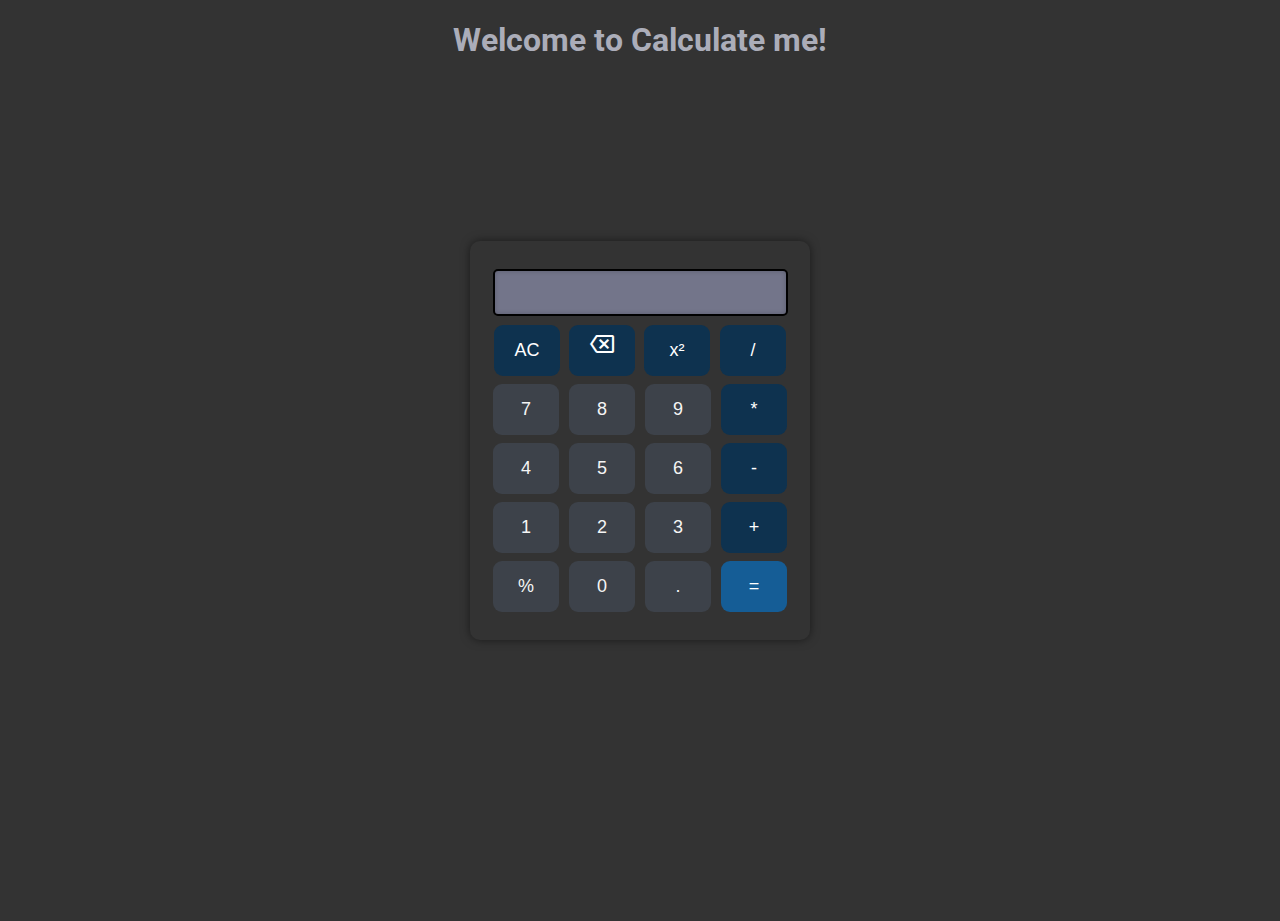
<file: Calculator/calci.html>
<!DOCTYPE html>
<html lang="en">

<head>
    <meta charset="utf-8">
    <meta name="viewport" content="width=device-width">
    <title>Calculate me! - A calculator made by me</title>
    <link href="style.css" rel="stylesheet" type="text/css" />
    <link rel="stylesheet" href="https://fonts.googleapis.com/css2?family=Material+Icons+Outlined&display=swap" />
</head>

<body>
    <h1 class="text-center">Welcome to Calculate me!</h1>
    <div class="center-container">
        <div class="container flex flex-col items-center mx-auto m-w-20">
            <div class="row">
                <input class="input" type="text" readonly />
            </div>
            <div class="row">
                <button class="button operator ac">AC</button>
                <button class="button operator backspace"><span
                        class="material-icons-outlined">backspace</span></button>
                <button class="button operator memory">x²</button>
                <button class="button operator memory">/</button>
            </div>
            <div class="row">
                <button class="button num">7</button>
                <button class="button num">8</button>
                <button class="button num ">9</button>
                <button class="button operator">*</button>
            </div>
            <div class="row">
                <button class="button num">4</button>
                <button class="button num">5</button>
                <button class="button num">6</button>
                <button class="button operator">-</button>
            </div>
            <div class="row">
                <button class="button num">1</button>
                <button class="button num">2</button>
                <button class="button num">3</button>
                <button class="button operator">+</button>
            </div>
            <div class="row">
                <button class="button num">%</button>
                <button class="button num">0</button>
                <button class="button num">.</button>
                <button class="button equal">=</button>
            </div>
        </div>
    </div>
    <script src="script.js"></script>
</body>

</html>
</file>
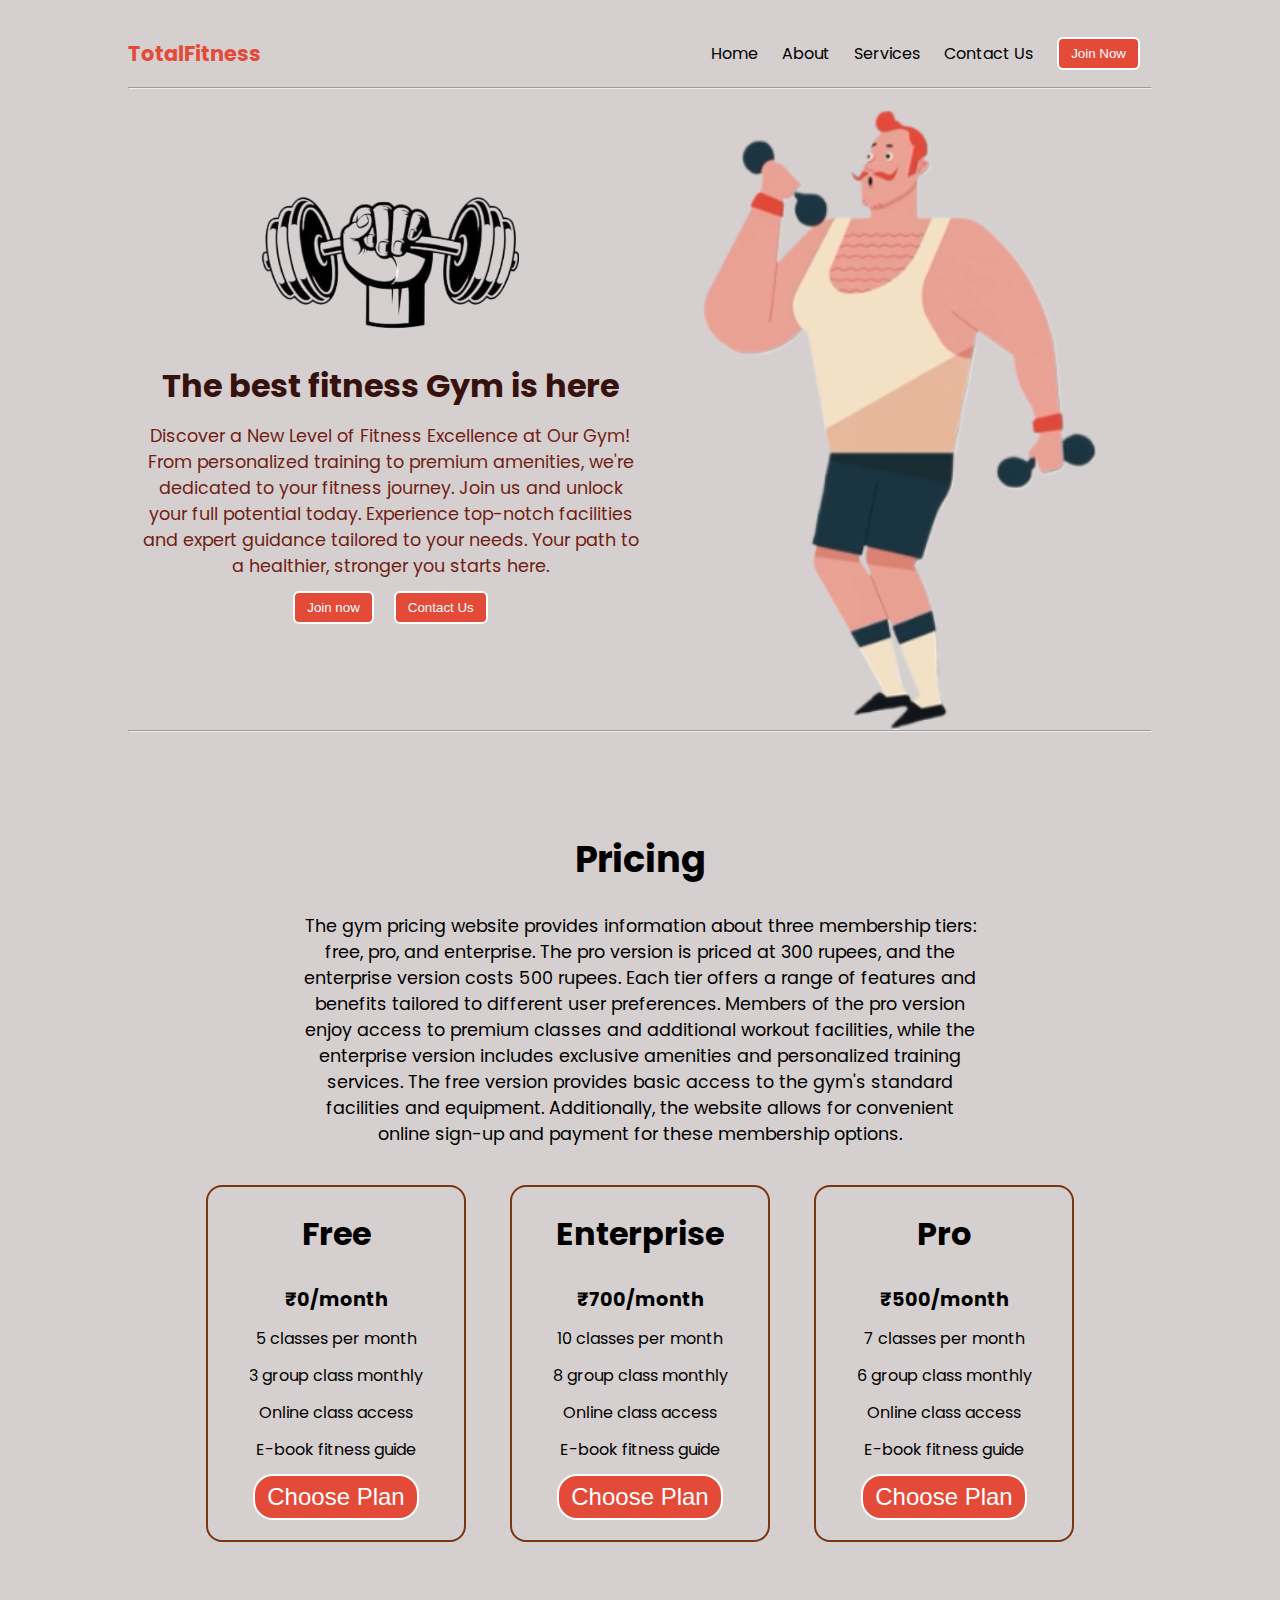
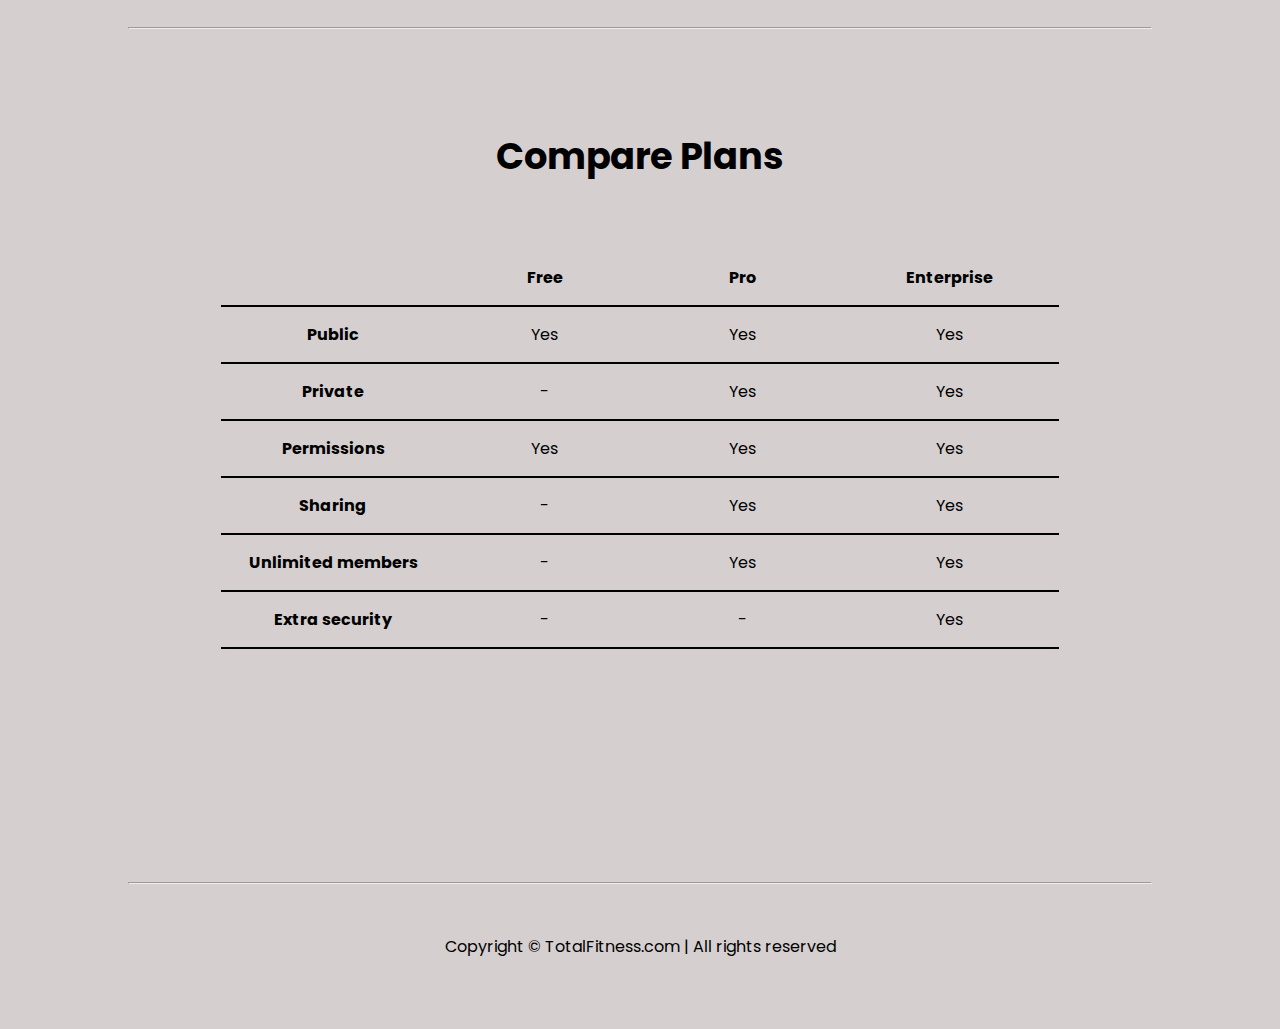
<file: Landing Page using HTML and CSS/1stlandingPage.html>
<!DOCTYPE html>
<html lang="en">

<head>
  <meta charset="UTF-8">
  <meta http-equiv="X-UA-Compatible" content="IE=edge">
  <meta name="viewport" content="width=device-width, initial-scale=1.0">
  <title>TotalFitness - The best fitness gym</title>
  <link rel="stylesheet" href="style.css">
  <link rel="stylesheet" href="utils.css">
</head>

<body class='overflow-x-hidden'>
  <div class="container mx-auto">
    <header>
      <nav class="flex justify-between">
        <div class="logo font-bold flex items-center text-blue">TotalFitness</div>
        <ul class="navbar flex items-center">
          <li onclick="toggleActive(this)">Home</li>
          <li onclick="toggleActive(this)">About</li>
          <li onclick="toggleActive(this)">Services</li>
          <li onclick="toggleActive(this)">Contact Us</li>
          <li><button class="btn">Join Now</button></li>
        </ul>
      </nav>
      <hr>
    </header>
    <main class="min-h-screen">
      <section class="section1">
        <div class="flex">
          <div class="topleft flex flex-col justify-center px-2">
            <div class=" text-center">
              <img class="dumbellimg" src="dumbell.png" alt="">
            </div>
            <h1 class="my-1 text-center">The best fitness Gym is here</h1>
            <p class=" text-center">Discover a New Level of Fitness Excellence at Our Gym! From personalized
              training to premium amenities, we're dedicated to your fitness journey. Join us and unlock your
              full potential today. Experience top-notch facilities and expert guidance tailored to your needs.
              Your path to a healthier, stronger you starts here.</p>
            <div class="buttons">
              <button class="btn">Join now</button>
              <button class="btn">Contact Us</button>
            </div>
          </div>
          <div class="topright flex justify-center">
            <img class="gymimg" src="gym.png" alt="">
          </div>
        </div>
      </section>
      <hr>
      <section class="section2">
        <h1 class="text-center my-2">Pricing</h1>
        <p class="my-2">The gym pricing website provides information about three membership tiers: free, pro, and
          enterprise. The pro version is priced at 300 rupees, and the enterprise version costs 500 rupees. Each tier
          offers a range of features and benefits tailored to different user preferences. Members of the pro version
          enjoy access to premium classes and additional workout facilities, while the enterprise version includes
          exclusive amenities and personalized training services. The free version provides basic access to the gym's
          standard facilities and equipment. Additionally, the website allows for convenient online sign-up and payment
          for these membership options.</p>
        <div class="boxes flex justify-center">
          <div class="box">
            <h2>Free</h2>
            <ul>
              <li class="highlighted">₹0/month</li>
              <li>5 classes per month</li>
              <li>3 group class monthly</li>
              <li>Online class access</li>
              <li>E-book fitness guide</li>
              <li><button class="btn">Choose Plan</button></li>
            </ul>
          </div>
          <div class="box" id="enterprise">
            <h2>Enterprise</h2>
            <ul>
              <li class="highlighted">₹700/month</li>
              <li>10 classes per month</li>
              <li>8 group class monthly</li>
              <li>Online class access</li>
              <li>E-book fitness guide</li>
              <li><button class="btn">Choose Plan</button></li>
            </ul>
          </div>
          <div class="box">
            <h2>Pro</h2>
            <ul>
              <li class="highlighted">₹500/month</li>
              <li>7 classes per month</li>
              <li>6 group class monthly</li>
              <li>Online class access</li>
              <li>E-book fitness guide</li>
              <li><button class="btn">Choose Plan</button></li>
            </ul>
          </div>

        </div>
      </section>
      <hr>
      <section class="section3">
        <h1 class="text-center my-2">Compare Plans</h1>
        <div class="container plantable">
          <table class="table text-center">
            <thead>
              <tr>
                <th></th>
                <th>Free</th>
                <th>Pro</th>
                <th>Enterprise</th>
              </tr>
            </thead>
            <tbody>
              <tr>
                <th scope="row" class="text-start">Public</th>
                <td>Yes</svg></td>
                <td>Yes</svg></td>
                <td>Yes</svg></td>
              </tr>
              <tr>
                <th scope="row" class="text-start">Private</th>
                <td>-</td>
                <td>Yes</svg></td>
                <td>Yes</svg></td>
              </tr>
            </tbody>

            <tbody>
              <tr>
                <th scope="row" class="text-start">Permissions</th>
                <td>Yes</svg></td>
                <td>Yes</svg></td>
                <td>Yes</svg></td>
              </tr>
              <tr>
                <th scope="row" class="text-start">Sharing</th>
                <td>-</td>
                <td>Yes</svg></td>
                <td>Yes</svg></td>
              </tr>
              <tr>
                <th scope="row" class="text-start">Unlimited members</th>
                <td>-</td>
                <td>Yes</svg></td>
                <td>Yes</svg></td>
              </tr>
              <tr>
                <th scope="row" class="text-start">Extra security</th>
                <td>-</td>
                <td>-</td>
                <td>Yes</svg></td>
              </tr>
            </tbody>
          </table>
      </section>
      <hr>
    </main>
    <footer>
      Copyright &copy; TotalFitness.com | All rights reserved
    </footer>

  </div>
</body>

</html>
</file>
<file: Calculator/style.css>
@import url('https://fonts.googleapis.com/css2?family=Roboto:wght@300&display=swap');

html,
body {
    height: 100%;
    width: 100%;
    font-family: 'Roboto', sans-serif;
    margin: 0;
    background-color: #333;
}

.container {
    padding: 20px;
    border-radius: 10px;
    box-shadow: 0 0 10px rgba(0, 0, 0, 0.5);
}

.button {
    width: 66px;
    padding: 15px;
    margin: 0 3px;
    border: none;
    border-radius: 9px;
    cursor: pointer;
    font-size: 18px;
    box-sizing: border-box;
    color: whitesmoke;
    background-color: #3d424a;
}

.operator:hover {
    background-color: #647b86;
}

.num:hover {
    background-color: #555;
}

.row {
    margin: 8px 0;
    text-align: center;
}

.input {
    width: 291px;
    font-size: 20px;
    margin: 0;
    padding: 10px 0px;
    border: 2px solid black;
    border-radius: 5px;
    background-color: #73758a;
    text-align: left;
    outline: none;
    box-shadow: inset 0 0 5px rgba(0, 0, 0, 0.2);
}

.text-center {
    text-align: center;
    color: #abadb9;
}

.operator {
    background-color: #0e324f;
    color: #fff;
}

.equal {
    background-color: #155d96;
    color: #fff;
}

.equal:hover {
    background-color: #0989f1;
}

.backspace {
    width: 66px;
    padding: 15px 0;
    margin: 0 2px;
    margin-top: 1px;
    border: none;
    border-radius: 9px;
    cursor: pointer;
    font-size: 18px;
    box-sizing: border-box;
}

.button span {
    line-height: 0.1;
}

.center-container {
    display: flex;
    justify-content: center;
    align-items: center;
    height: 80vh;
}
</file>
<file: Landing Page using HTML and CSS/style.css>
/* Import Google Fonts */
@import url('https://fonts.googleapis.com/css2?family=Ubuntu:wght@300&display=swap');
@import url('https://fonts.googleapis.com/css2?family=Poppins:wght@200;400&display=swap');


:root {
    --primary-color: #d5cfcf;
    --secondary-color: #711e15;
    --accent-color: rgb(120, 54, 16);
    --hover-color: #222;
    --active-color: #333;
}

* {
    margin: 0;
    padding: 0;
}

html,
body {
    background-color: var(--primary-color);
    margin: 0;
    padding: 0;
}

.container {
    max-width: 80vw;
    margin: 0 auto;
    padding: 20px;
    font-family: 'Poppins', sans-serif;
    background-color: var(--primary-color);
}

p {
    font-size: 1.1em;
}

.navbar {
    display: flex;
    height: 67px;
}

.navbar li {
    list-style: none;
    margin: 0 12px;
    transition: opacity 0.3s;
}

.navbar li:hover {
    opacity: 0.9;
    font-weight: bold;
}



.topleft {
    width: 50%;
}

.topright {
    width: 50%;
}

.box button.btn {
    border-radius: 20px;
    font-size: 1.5rem;
}

.section1 {
    max-height: 100vh;
    color: var(--secondary-color);
}

.section1 h1 {
    color: #37110d;
    font-size: 2rem;
}

.logo {
    font-size: 1.3rem;
}

.dumbellimg {
    width: 289px;
}

.topright .gymimg {
    width: 400px;
}

.section2 {
    padding: 73px;
}

.section2 h1 {
    font-size: 2.3rem;
}

.section2 p {
    padding: 0 8vw;
    text-align: center;
}

.box {
    padding: 8px 0;
    margin: 12px 22px;
    min-width: 20vw;
    border: 2px solid var(--accent-color);
    border-radius: 16px;
    text-align: center;
}

.box h2 {
    font-size: 2rem;
    padding: 15px 0;
}

.highlighted {
    font-size: 1.2rem;
    font-weight: bolder;
}

.box ul {
    list-style-type: none;
}

.box ul li {
    margin: 12px 2px;
}

.plantable {
    display: flex;
    justify-content: center;
    align-items: center;
}

.section3 table {
    width: 100%;
    margin-bottom: 140px;
    margin-top: 20px;
    border-collapse: collapse;
}

.section3 table th {
    width: 23vw;
    border-bottom: 2px solid black;
    padding: 15px 0;
}

.section3 table td {
    border-bottom: 2px solid black;
}

.section3 h1 {
    font-size: 2.3rem;
}

.section3 {
    padding: 73px;
}

footer {
    padding: 50px 23px;
    text-align: center;
}

.buttons {
    display: flex;
    justify-content: center;
    align-items: center;
    margin: 12px;
}

.buttons .btn {
    margin: 0 10px;
}

.btn {
    background-color: var(--accent-color);
    ;
    color: white;
    transition: background-color 0.3s, color 0.3s;
}

.btn:hover {
    background-color: #222;
    ;
    color: white;
}

.deal {
    font-size: 1.2rem;
    font-weight: bolder;
    margin: 12px 0;
}

.box:hover {
    background-color: #f2f2f2;
    transform: scale(1.05);
    transition: all 0.3s;
}
</file>
<file: Landing Page using HTML and CSS/utils.css>
.min-h-screen{
    min-height: 100vh;
}

.bg-red{
    background-color: red;
}

.mx-auto{
    margin-left: auto;
    margin-right: auto;
}

.flex{
    display: flex;
}

.items-center{
    align-items: center;
}

.justify-between{
    justify-content: space-between;
}

.justify-center{
    justify-content: center;
}

.flex-col{
    flex-direction: column;
}

.font-bold{
    font-weight: bolder;
}

.my-1{
    margin-top: 13px;
    margin-bottom: 13px;
}

.my-2{
    margin-top: 26px;
    margin-bottom: 26px;
}

.px-2{
    padding-left: 13px;
    padding-right: 13px;
}

.text-blue{
    color: rgb(227 74 56);;
}

.btn{
    padding:7px 12px;
    border: 2px solid white;
    border-radius: 6px;
    cursor: pointer;
    color: white;
    background-color: rgb(227 74 56);;
}

.overflow-x-hidden{
    overflow-x: hidden;
}

.text-center{
    text-align: center;
}
</file>
